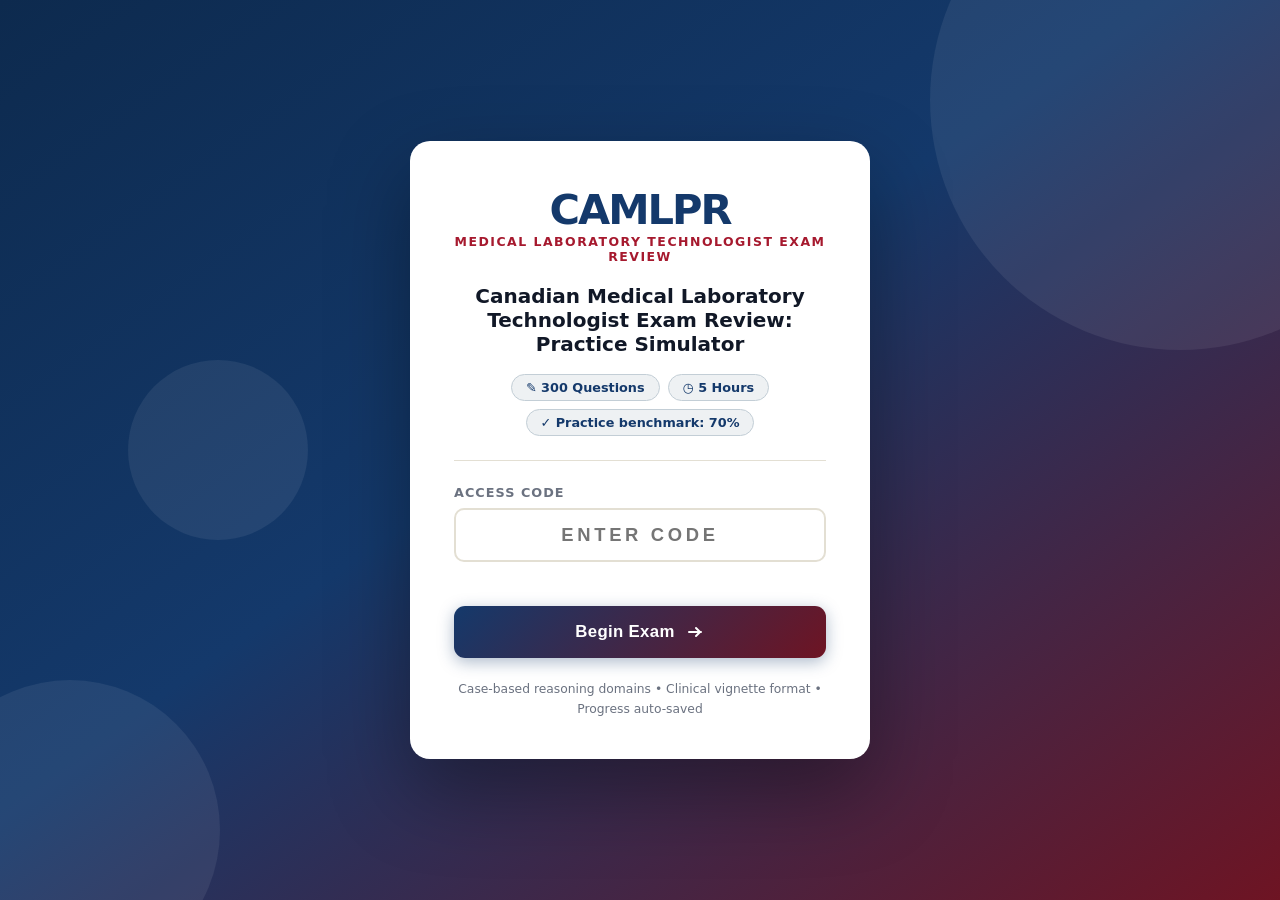
<file: index.html>
<!DOCTYPE html>
<html lang="en">
<head>
  <meta charset="UTF-8" />
  <meta name="viewport" content="width=device-width, initial-scale=1.0" />
  <title>Canadian Medical Laboratory Technologist Exam Review: Practice Simulator</title>
  <link rel="stylesheet" href="style.css?v=1" />
</head>
<body>

<!-- ── Access Gate ──────────────────────────────────────────────────────── -->
<div id="access-gate">
  <div class="gate-bg-shapes">
    <div class="shape shape-1"></div>
    <div class="shape shape-2"></div>
    <div class="shape shape-3"></div>
  </div>
  <div class="gate-card">
    <div class="gate-logo">
      <div class="logo-badge">CAMLPR</div>
      <div class="logo-sub">Medical Laboratory Technologist Exam Review</div>
    </div>

    <div class="gate-title">Canadian Medical Laboratory Technologist Exam Review: Practice Simulator</div>
    <div class="gate-meta-row">
      <div class="gate-chip">&#9998; 300 Questions</div>
      <div class="gate-chip">&#9719; 5 Hours</div>
      <div class="gate-chip">&#10003; Practice benchmark: 70%</div>
    </div>

    <div class="gate-divider"></div>

    <label for="access-code-input">Access Code</label>
    <div class="input-wrap">
      <input
        type="text"
        id="access-code-input"
        placeholder="Enter code"
        maxlength="12"
        autocomplete="off"
        spellcheck="false"
      />
    </div>
    <div class="error-msg" id="gate-error"></div>
    <button class="btn-start" id="gate-submit">
      <span>Begin Exam</span>
      <svg width="20" height="20" viewBox="0 0 20 20" fill="none"><path d="M4 10h12M11 6l4 4-4 4" stroke="currentColor" stroke-width="2" stroke-linecap="round" stroke-linejoin="round"/></svg>
    </button>

    <div class="gate-footer">
      Case-based reasoning domains &bull; Clinical vignette format &bull; Progress auto-saved
    </div>
  </div>
</div>

<!-- ── Exam App ─────────────────────────────────────────────────────────── -->
<div id="exam-app">

  <!-- Header -->
  <header class="exam-header">
    <div class="brand">
      <span class="brand-ne">Medical Laboratory Technologist Exam Review</span>
      <span class="brand-label">Simulator</span>
    </div>

    <div class="header-center">
      <div class="progress-info">
        <span id="progress-text">0 of 300 answered</span>
      </div>
    </div>

    <div class="timer-block" id="timer-block">
      <div class="timer-icon">&#9716;</div>
      <div>
        <div class="timer-label">Time Left</div>
        <div class="timer-value" id="timer-value">05:00:00</div>
      </div>
    </div>

    <button class="btn-submit-header" id="btn-submit-header">&#10003; Submit</button>

    <button class="btn-map-toggle" id="btn-map-toggle" title="Question Map">
      <svg width="18" height="18" viewBox="0 0 18 18" fill="none"><rect x="1" y="1" width="4" height="4" rx="1" fill="currentColor"/><rect x="7" y="1" width="4" height="4" rx="1" fill="currentColor"/><rect x="13" y="1" width="4" height="4" rx="1" fill="currentColor"/><rect x="1" y="7" width="4" height="4" rx="1" fill="currentColor"/><rect x="7" y="7" width="4" height="4" rx="1" fill="currentColor"/><rect x="13" y="7" width="4" height="4" rx="1" fill="currentColor"/><rect x="1" y="13" width="4" height="4" rx="1" fill="currentColor"/><rect x="7" y="13" width="4" height="4" rx="1" fill="currentColor"/><rect x="13" y="13" width="4" height="4" rx="1" fill="currentColor"/></svg>
      Map
    </button>
  </header>

  <!-- Mobile Question Map Overlay -->
  <div id="mobile-map-overlay">
    <div id="mobile-map-panel">
      <div class="mobile-map-header">
        <span>Question Navigator</span>
        <button id="mobile-map-close">&#10005;</button>
      </div>
      <div class="legend-row" style="padding:0 16px 10px;">
        <div class="legend-item"><div class="legend-dot answered-d"></div> Answered</div>
        <div class="legend-item"><div class="legend-dot flagged-d"></div> Flagged</div>
        <div class="legend-item"><div class="legend-dot current-d"></div> Current</div>
        <div class="legend-item"><div class="legend-dot unanswered-d"></div> Unanswered</div>
      </div>
      <div class="q-grid" id="q-grid-mobile"></div>
      <button class="btn-submit-mobile" id="btn-submit-mobile">&#10003; Submit Exam</button>
    </div>
  </div>

  <!-- Progress bar -->
  <div class="progress-bar-wrap">
    <div class="progress-bar-fill" id="progress-fill" style="width:0%"></div>
  </div>

  <!-- Body -->
  <div class="exam-body">

    <!-- Question Card -->
    <div class="question-card">
      <div class="q-meta">
        <div class="q-num" id="q-num-label">Question 1 of 300</div>
        <div class="q-meta-right">
          <span class="domain-badge" id="domain-badge">Domain</span>
          <button class="flag-btn" id="flag-btn" title="Flag for review">
            <svg width="16" height="16" viewBox="0 0 16 16" fill="none"><path d="M3 2v12M3 2h8l-2 4 2 4H3" stroke="currentColor" stroke-width="1.5" stroke-linecap="round" stroke-linejoin="round"/></svg>
            <span id="flag-label">Flag</span>
          </button>
        </div>
      </div>

      <div class="question-text" id="question-text">Loading...</div>

      <ul class="options-list" id="options-list"></ul>

      <div class="explanation-panel" id="explanation-panel"></div>

      <div class="q-nav">
        <button class="btn-nav btn-prev" id="btn-prev">
          <svg width="16" height="16" viewBox="0 0 16 16" fill="none"><path d="M10 3L5 8l5 5" stroke="currentColor" stroke-width="2" stroke-linecap="round" stroke-linejoin="round"/></svg>
          Previous
        </button>
        <button class="btn-nav btn-next" id="btn-next">
          Next
          <svg width="16" height="16" viewBox="0 0 16 16" fill="none"><path d="M6 3l5 5-5 5" stroke="currentColor" stroke-width="2" stroke-linecap="round" stroke-linejoin="round"/></svg>
        </button>
      </div>
    </div>

    <!-- Side Panel -->
    <aside class="side-panel">
      <div class="side-card">
        <h3>Progress</h3>
        <div class="stats-grid">
          <div class="stat-box answered-box">
            <div class="stat-num" id="stat-answered">0</div>
            <div class="stat-label">Answered</div>
          </div>
          <div class="stat-box flagged-box">
            <div class="stat-num" id="stat-flagged">0</div>
            <div class="stat-label">Flagged</div>
          </div>
          <div class="stat-box remaining-box">
            <div class="stat-num" id="stat-remaining">300</div>
            <div class="stat-label">Remaining</div>
          </div>
        </div>
      </div>

      <div class="side-card">
        <h3>Question Navigator</h3>
        <div class="legend-row">
          <div class="legend-item"><div class="legend-dot answered-d"></div> Answered</div>
          <div class="legend-item"><div class="legend-dot flagged-d"></div> Flagged</div>
          <div class="legend-item"><div class="legend-dot current-d"></div> Current</div>
          <div class="legend-item"><div class="legend-dot unanswered-d"></div> Unanswered</div>
        </div>
        <div class="q-grid" id="q-grid"></div>
      </div>

      <div class="side-card submit-card">
        <button class="btn-submit-side" id="btn-submit-exam">&#10003; Submit Exam</button>
        <div class="submit-note">All 300 questions must be answered</div>
      </div>

      <div class="side-card tips-card">
        <div class="tips-icon">&#128161;</div>
        <div class="tips-text">
          Flag questions to revisit. Navigate freely, your progress saves automatically.
        </div>
      </div>
    </aside>
  </div>
</div>

<!-- ── Submit Modal ──────────────────────────────────────────────────── -->
<div id="submit-modal-overlay">
  <div id="submit-modal">
    <div class="sm-icon" id="sm-icon"></div>
    <div class="sm-title" id="sm-title"></div>
    <div class="sm-body"  id="sm-body"></div>
    <div class="sm-actions" id="sm-actions"></div>
  </div>
</div>

<!-- ── Results Page ──────────────────────────────────────────────────────── -->
<div id="results-page">
  <div class="results-container">

    <div class="results-header">
      <div class="results-logo">CAMLPR</div>
      <h1>Exam Complete</h1>
      <p id="res-timeout-msg" style="display:none;" class="timeout-msg">Time expired. Exam was auto-submitted.</p>
    </div>

    <div class="score-block">
      <div class="score-card score-main" id="res-status-card">
        <div class="sc-icon" id="res-icon">&#9733;</div>
        <div class="sc-value" id="res-status">...</div>
        <div class="sc-sub" id="res-sub">...</div>
      </div>
      <div class="score-card">
        <div class="sc-label">Score</div>
        <div class="sc-value" id="res-score">...</div>
        <div class="sc-sub">Questions correct</div>
      </div>
      <div class="score-card">
        <div class="sc-label">Percentage</div>
        <div class="sc-value" id="res-pct">...</div>
        <div class="sc-sub">Practice benchmark: 70%</div>
      </div>
    </div>

    <div class="domain-breakdown">
      <h2>&#9000; Performance by Domain</h2>
      <div id="domain-breakdown-rows"></div>
    </div>

    <div class="results-actions">
      <button class="btn-results secondary" id="btn-print">&#128438; Print Results</button>
      <button class="btn-results primary" id="btn-reset">&#8635; New Exam</button>
    </div>

    <div class="review-controls">
      <h2>Answer Review</h2>
      <div class="review-filter">
        <button class="filter-btn active" data-filter="all">All 300</button>
        <button class="filter-btn" data-filter="wrong">Wrong Only</button>
        <button class="filter-btn" data-filter="correct">Correct Only</button>
      </div>
    </div>
    <div id="review-list"></div>

  </div>
</div>

<script src="questions.js?v=1"></script>
<script src="app.js?v=1"></script>
</body>
</html>
</file>
<file: style.css>
/* Canadian Medical Laboratory Technologist Exam Review 2026, Exam Simulator Styles */
*, *::before, *::after { box-sizing: border-box; margin: 0; padding: 0; }

:root {
  --crimson:    #14396B;
  --crimson-dk: #0D2A4E;
  --gold:       #A6192E;
  --gold-lt:    #D4894F;
  --teal:       #37607A;
  --green:      #059669;
  --red:        #DC2626;
  --white:      #FFFFFF;
  --bg:         #F6F3EC;
  --card-bg:    #FFFFFF;
  --border:     #E3DFD3;
  --text:       #111827;
  --muted:      #6B7280;
  --correct-bg:     #D1FAE5;
  --correct-border: #059669;
  --wrong-bg:       #FEE2E2;
  --wrong-border:   #DC2626;
  --selected-bg:    #EEF1F3;
  --selected-border:#14396B;
  --radius:     12px;
  --shadow:     0 2px 16px rgba(0,0,0,0.07);
}

body {
  font-family: 'Segoe UI', system-ui, -apple-system, sans-serif;
  background: var(--bg);
  color: var(--text);
  min-height: 100vh;
  font-size: 15px;
}

/* ── Access Gate ──────────────────────────────────────────────────── */
#access-gate {
  display: flex;
  align-items: center;
  justify-content: center;
  min-height: 100vh;
  background: linear-gradient(145deg, #0D2A4E 0%, #14396B 45%, #6E1423 100%);
  position: relative;
  overflow: hidden;
}

.gate-bg-shapes { position: absolute; inset: 0; pointer-events: none; }
.shape {
  position: absolute;
  border-radius: 50%;
  opacity: 0.07;
  background: white;
}
.shape-1 { width: 500px; height: 500px; top: -150px; right: -150px; }
.shape-2 { width: 300px; height: 300px; bottom: -80px; left: -80px; }
.shape-3 { width: 180px; height: 180px; top: 40%; left: 10%; }

.gate-card {
  position: relative;
  background: var(--white);
  border-radius: 20px;
  padding: 48px 44px 40px;
  max-width: 460px;
  width: 90%;
  box-shadow: 0 32px 80px rgba(0,0,0,0.35);
}

.gate-logo { text-align: center; margin-bottom: 20px; }

.logo-badge {
  display: inline-block;
  font-size: 2.6rem;
  font-weight: 900;
  color: var(--crimson);
  letter-spacing: -2px;
  line-height: 1;
}
.logo-badge span { color: var(--gold); }

.logo-sub {
  font-size: 0.78rem;
  font-weight: 600;
  color: var(--gold);
  text-transform: uppercase;
  letter-spacing: 0.12em;
  margin-top: 4px;
}

.gate-title {
  font-size: 1.25rem;
  font-weight: 700;
  color: var(--text);
  text-align: center;
  margin-bottom: 18px;
}

.gate-meta-row {
  display: flex;
  gap: 8px;
  justify-content: center;
  flex-wrap: wrap;
  margin-bottom: 24px;
}

.gate-chip {
  padding: 5px 14px;
  border-radius: 20px;
  background: #EEF1F3;
  color: var(--crimson);
  font-size: 0.8rem;
  font-weight: 700;
  border: 1.5px solid #C3CED6;
}

.gate-divider { height: 1px; background: var(--border); margin-bottom: 24px; }

.gate-card label {
  display: block;
  font-size: 0.8rem;
  font-weight: 700;
  color: var(--muted);
  text-transform: uppercase;
  letter-spacing: 0.08em;
  margin-bottom: 8px;
}

.input-wrap { position: relative; margin-bottom: 6px; }

.input-wrap input {
  width: 100%;
  padding: 14px 20px;
  border: 2px solid var(--border);
  border-radius: 10px;
  font-size: 1.15rem;
  font-weight: 700;
  letter-spacing: 0.2em;
  text-align: center;
  text-transform: uppercase;
  outline: none;
  transition: border-color 0.2s, box-shadow 0.2s;
  color: var(--crimson);
}
.input-wrap input:focus {
  border-color: var(--crimson);
  box-shadow: 0 0 0 3px rgba(20,57,107,0.12);
}

.error-msg {
  color: var(--red);
  font-size: 0.85rem;
  text-align: center;
  min-height: 22px;
  margin-bottom: 4px;
}

.btn-start {
  display: flex;
  align-items: center;
  justify-content: center;
  gap: 10px;
  width: 100%;
  padding: 16px;
  background: linear-gradient(135deg, var(--crimson) 0%, #6E1423 100%);
  color: var(--white);
  border: none;
  border-radius: 11px;
  font-size: 1.05rem;
  font-weight: 800;
  cursor: pointer;
  margin-top: 16px;
  transition: transform 0.15s, box-shadow 0.15s;
  letter-spacing: 0.02em;
  box-shadow: 0 4px 16px rgba(20,57,107,0.35);
}
.btn-start:hover { transform: translateY(-1px); box-shadow: 0 6px 20px rgba(20,57,107,0.45); }
.btn-start:active { transform: scale(0.98); }

.gate-footer {
  margin-top: 22px;
  text-align: center;
  font-size: 0.77rem;
  color: var(--muted);
  line-height: 1.6;
}

/* ── Main Exam Layout ─────────────────────────────────────────── */
#exam-app { display: none; min-height: 100vh; }

.exam-header {
  background: var(--crimson);
  color: var(--white);
  padding: 0 24px;
  height: 58px;
  display: flex;
  align-items: center;
  justify-content: space-between;
  position: sticky;
  top: 0;
  z-index: 100;
  box-shadow: 0 2px 12px rgba(0,0,0,0.25);
}

.brand {
  display: flex;
  align-items: baseline;
  gap: 2px;
  font-weight: 900;
  font-size: 1.25rem;
  letter-spacing: -0.5px;
}
.brand-ne { color: white; }
.brand-dot { color: var(--gold-lt); }
.brand-bc { color: var(--gold-lt); }
.brand-label {
  font-size: 0.72rem;
  font-weight: 600;
  color: rgba(255,255,255,0.55);
  letter-spacing: 0.06em;
  text-transform: uppercase;
  margin-left: 8px;
  align-self: center;
}

.header-center { flex: 1; text-align: center; }
.progress-info { font-size: 0.82rem; font-weight: 600; color: rgba(255,255,255,0.7); }

.timer-block {
  display: flex;
  align-items: center;
  gap: 8px;
  background: rgba(255,255,255,0.1);
  border: 1px solid rgba(255,255,255,0.18);
  border-radius: 9px;
  padding: 6px 14px;
}

.timer-icon { font-size: 1rem; opacity: 0.7; }
.timer-label { font-size: 0.65rem; font-weight: 700; color: rgba(255,255,255,0.6); text-transform: uppercase; letter-spacing: 0.06em; line-height: 1; }
.timer-value { font-size: 1.2rem; font-weight: 900; font-variant-numeric: tabular-nums; line-height: 1.2; }
.timer-value.warning { color: #FCD34D; }
.timer-value.critical { color: #FCA5A5; animation: pulse 1s infinite; }

@keyframes pulse { 0%,100%{ opacity:1; } 50%{ opacity:0.4; } }

.progress-bar-wrap { background: rgba(0,0,0,0.08); height: 5px; }
.progress-bar-fill {
  height: 5px;
  background: linear-gradient(90deg, var(--gold), var(--gold-lt));
  transition: width 0.4s ease;
}

.exam-body {
  display: grid;
  grid-template-columns: 1fr 280px;
  gap: 0;
  max-width: 1160px;
  margin: 0 auto;
  padding: 24px 16px;
  align-items: start;
}

.question-card {
  background: var(--card-bg);
  border-radius: var(--radius);
  padding: 34px 38px;
  box-shadow: var(--shadow);
  margin-right: 20px;
  border: 1px solid var(--border);
}

.q-meta {
  display: flex;
  align-items: center;
  justify-content: space-between;
  margin-bottom: 22px;
}

.q-num {
  font-size: 0.8rem;
  font-weight: 700;
  color: var(--muted);
  text-transform: uppercase;
  letter-spacing: 0.06em;
}

.q-meta-right { display: flex; align-items: center; gap: 10px; }

.domain-badge {
  font-size: 0.72rem;
  font-weight: 800;
  padding: 4px 12px;
  border-radius: 20px;
  color: white;
  text-transform: uppercase;
  letter-spacing: 0.06em;
}

/* Canadian Medical Laboratory Technologist Exam Review domain badge colors */
.domain-badge.clinical_chemistry     { background: #22304A; }
.domain-badge.hematology             { background: #7B0D1E; }
.domain-badge.transfusion_medicine   { background: #0E4D57; }
.domain-badge.clinical_microbiology  { background: #B5651D; }
.domain-badge.histology              { background: #5B1E8A; }
.domain-badge.cytology               { background: #14396B; }
.domain-badge.cytogenetics           { background: #2D6A4F; }
.domain-badge.molecular_diagnostics  { background: #6B4423; }

.flag-btn {
  display: flex;
  align-items: center;
  gap: 5px;
  background: var(--bg);
  border: 1.5px solid var(--border);
  border-radius: 8px;
  font-size: 0.78rem;
  font-weight: 600;
  color: var(--muted);
  padding: 5px 10px;
  cursor: pointer;
  transition: all 0.18s;
}
.flag-btn:hover { border-color: var(--gold); color: #92400E; background: #FFFBEB; }
.flag-btn.flagged { background: #FEF3C7; border-color: #F59E0B; color: #92400E; }

.question-text {
  font-size: 1.04rem;
  font-weight: 600;
  line-height: 1.7;
  color: var(--text);
  margin-bottom: 28px;
}

.options-list { list-style: none; display: flex; flex-direction: column; gap: 10px; }

.option-item {
  display: flex;
  align-items: center;
  gap: 14px;
  padding: 14px 18px;
  border: 2px solid var(--border);
  border-radius: 10px;
  cursor: pointer;
  transition: all 0.15s;
  background: var(--card-bg);
}

.option-item:hover:not(.disabled) {
  border-color: var(--crimson);
  background: #EEF1F3;
  transform: translateX(2px);
}

.option-item.selected { border-color: var(--selected-border); background: var(--selected-bg); }
.option-item.correct  { border-color: var(--correct-border); background: var(--correct-bg); }
.option-item.wrong    { border-color: var(--wrong-border); background: var(--wrong-bg); }
.option-item.disabled { cursor: default; pointer-events: none; transform: none; }

.option-letter {
  flex-shrink: 0;
  width: 30px;
  height: 30px;
  border-radius: 50%;
  border: 2px solid var(--border);
  display: flex;
  align-items: center;
  justify-content: center;
  font-size: 0.82rem;
  font-weight: 800;
  color: var(--muted);
  background: var(--bg);
  transition: all 0.15s;
}

.option-item.selected .option-letter { background: var(--crimson); border-color: var(--crimson); color: white; }
.option-item.correct  .option-letter { background: var(--correct-border); border-color: var(--correct-border); color: white; }
.option-item.wrong    .option-letter { background: var(--red); border-color: var(--red); color: white; }

.option-text { font-size: 0.96rem; line-height: 1.55; }

.option-check { margin-left: auto; flex-shrink: 0; font-size: 1.1rem; display: none; }
.option-item.correct .option-check { display: block; color: var(--correct-border); }
.option-item.wrong   .option-check { display: block; color: var(--red); }

.explanation-panel {
  display: none;
  margin-top: 22px;
  padding: 18px 22px;
  background: linear-gradient(135deg, #F0FDF4 0%, #ECFDF5 100%);
  border: 1.5px solid #6EE7B7;
  border-radius: 10px;
  font-size: 0.93rem;
  line-height: 1.7;
  color: #065F46;
}
.explanation-panel.show { display: block; }
.explanation-panel .exp-label {
  display: flex;
  align-items: center;
  gap: 6px;
  font-weight: 800;
  color: #047857;
  margin-bottom: 6px;
  font-size: 0.85rem;
  text-transform: uppercase;
  letter-spacing: 0.05em;
}

.q-nav {
  display: flex;
  align-items: center;
  justify-content: space-between;
  margin-top: 30px;
  gap: 12px;
}

.btn-nav {
  display: flex;
  align-items: center;
  gap: 6px;
  padding: 10px 22px;
  border-radius: 9px;
  border: 2px solid var(--border);
  background: var(--card-bg);
  color: var(--crimson);
  font-size: 0.9rem;
  font-weight: 700;
  cursor: pointer;
  transition: all 0.15s;
}
.btn-nav:hover { border-color: var(--crimson); background: #EEF1F3; }
.btn-nav:disabled { opacity: 0.3; cursor: default; pointer-events: none; }

.side-panel { position: sticky; top: 74px; }

.side-card {
  background: var(--card-bg);
  border-radius: var(--radius);
  padding: 20px;
  box-shadow: var(--shadow);
  border: 1px solid var(--border);
  margin-bottom: 14px;
}

.side-card h3 {
  font-size: 0.75rem;
  font-weight: 800;
  color: var(--muted);
  text-transform: uppercase;
  letter-spacing: 0.08em;
  margin-bottom: 14px;
}

.stats-grid { display: grid; grid-template-columns: 1fr 1fr 1fr; gap: 8px; }

.stat-box { text-align: center; padding: 10px 6px; border-radius: 8px; border: 1.5px solid transparent; }
.answered-box { background: #ECFDF5; border-color: #A7F3D0; }
.flagged-box  { background: #FFFBEB; border-color: #FDE68A; }
.remaining-box{ background: #EEF1F3; border-color: #C3CED6; }

.stat-num { font-size: 1.4rem; font-weight: 900; line-height: 1; margin-bottom: 2px; }
.answered-box  .stat-num { color: var(--green); }
.flagged-box   .stat-num { color: #D97706; }
.remaining-box .stat-num { color: var(--crimson); }

.stat-label { font-size: 0.67rem; font-weight: 700; color: var(--muted); text-transform: uppercase; letter-spacing: 0.05em; }

.legend-row { display: flex; gap: 12px; flex-wrap: wrap; margin-bottom: 10px; }
.legend-item { display: flex; align-items: center; gap: 5px; font-size: 0.72rem; color: var(--muted); font-weight: 600; }
.legend-dot { width: 10px; height: 10px; border-radius: 2px; flex-shrink: 0; }
.legend-dot.answered-d   { background: var(--gold); }
.legend-dot.flagged-d    { background: #F59E0B; }
.legend-dot.current-d    { border: 2px solid var(--crimson); background: white; }
.legend-dot.unanswered-d { background: var(--bg); border: 1.5px solid var(--border); }

.q-grid { display: grid; grid-template-columns: repeat(10, 1fr); gap: 3px; }

.q-dot {
  width: 22px;
  height: 22px;
  border-radius: 4px;
  border: 1.5px solid var(--border);
  background: var(--bg);
  font-size: 0.55rem;
  font-weight: 700;
  display: flex;
  align-items: center;
  justify-content: center;
  cursor: pointer;
  transition: all 0.1s;
  color: var(--muted);
}
.q-dot:hover { border-color: var(--crimson); color: var(--crimson); }
.q-dot.answered { background: var(--gold); border-color: var(--gold); color: white; }
.q-dot.flagged  { background: #FEF3C7; border-color: #F59E0B; color: #92400E; }
.q-dot.current  { border-color: var(--crimson); outline: 2px solid var(--crimson); outline-offset: 1px; }

.tips-card { display: flex; align-items: flex-start; gap: 10px; background: #FFF8F0; padding: 14px 16px; }
.tips-icon { font-size: 1.2rem; flex-shrink: 0; margin-top: 1px; }
.tips-text { font-size: 0.78rem; color: var(--muted); line-height: 1.6; }

.btn-submit-header {
  padding: 9px 18px;
  border-radius: 8px;
  border: none;
  background: linear-gradient(135deg, var(--gold) 0%, #6E1423 100%);
  color: #FFFFFF;
  font-size: 0.85rem;
  font-weight: 800;
  cursor: pointer;
  transition: all 0.18s;
  box-shadow: 0 2px 10px rgba(166,25,46,0.35);
  letter-spacing: 0.02em;
  white-space: nowrap;
  flex-shrink: 0;
}
.btn-submit-header:hover { transform: translateY(-1px); box-shadow: 0 4px 14px rgba(166,25,46,0.5); }
.btn-submit-header:disabled { opacity: 0.4; cursor: default; transform: none; box-shadow: none; }

.btn-map-toggle {
  display: none;
  align-items: center;
  gap: 5px;
  padding: 7px 12px;
  border-radius: 8px;
  border: 1.5px solid rgba(255,255,255,0.3);
  background: rgba(255,255,255,0.1);
  color: white;
  font-size: 0.8rem;
  font-weight: 700;
  cursor: pointer;
  flex-shrink: 0;
}

#mobile-map-overlay {
  display: none;
  position: fixed;
  inset: 0;
  background: rgba(0,0,0,0.55);
  z-index: 900;
  align-items: flex-end;
  justify-content: center;
}
#mobile-map-overlay.open { display: flex; }

#mobile-map-panel {
  width: 100%;
  max-width: 480px;
  background: #fff;
  border-radius: 18px 18px 0 0;
  padding: 0 0 24px;
  max-height: 80vh;
  overflow-y: auto;
}
.mobile-map-header {
  display: flex;
  justify-content: space-between;
  align-items: center;
  padding: 16px 18px 12px;
  font-weight: 800;
  font-size: 1rem;
  border-bottom: 1px solid var(--border);
  position: sticky;
  top: 0;
  background: #fff;
  z-index: 1;
}
.mobile-map-header button { background: none; border: none; font-size: 1.1rem; cursor: pointer; color: var(--muted); padding: 4px 8px; }
#mobile-map-overlay .q-grid { padding: 12px 16px; }
.btn-submit-mobile {
  display: block;
  width: calc(100% - 32px);
  margin: 8px 16px 0;
  padding: 14px 16px;
  border-radius: 9px;
  border: none;
  background: linear-gradient(135deg, var(--gold) 0%, #6E1423 100%);
  color: #FFFFFF;
  font-size: 0.95rem;
  font-weight: 800;
  cursor: pointer;
  box-shadow: 0 3px 12px rgba(166,25,46,0.35);
}

.submit-card { text-align: center; background: #FFFDF0; border-color: #FDE68A; }

.btn-submit-side {
  width: 100%;
  padding: 13px 16px;
  border-radius: 9px;
  border: none;
  background: linear-gradient(135deg, var(--gold) 0%, #6E1423 100%);
  color: #FFFFFF;
  font-size: 0.95rem;
  font-weight: 800;
  cursor: pointer;
  transition: all 0.18s;
  box-shadow: 0 3px 12px rgba(166,25,46,0.35);
  letter-spacing: 0.02em;
}
.btn-submit-side:hover { transform: translateY(-1px); box-shadow: 0 5px 18px rgba(166,25,46,0.5); }
.btn-submit-side:disabled { opacity: 0.4; cursor: default; transform: none; box-shadow: none; }

.submit-note { font-size: 0.68rem; color: var(--muted); margin-top: 7px; font-weight: 600; text-transform: uppercase; letter-spacing: 0.05em; }

#submit-modal-overlay {
  display: none;
  position: fixed;
  inset: 0;
  background: rgba(0,0,0,0.55);
  z-index: 999;
  align-items: center;
  justify-content: center;
}
#submit-modal-overlay.open { display: flex; }

#submit-modal {
  background: white;
  border-radius: 16px;
  padding: 36px 32px 28px;
  max-width: 480px;
  width: 90%;
  box-shadow: 0 24px 64px rgba(0,0,0,0.3);
  text-align: center;
  max-height: 80vh;
  overflow-y: auto;
}

.sm-icon { font-size: 2.4rem; margin-bottom: 10px; }
.sm-title { font-size: 1.15rem; font-weight: 800; color: var(--crimson); margin-bottom: 14px; }
.sm-body { font-size: 0.93rem; color: var(--text); line-height: 1.65; margin-bottom: 20px; }
.sm-body p { margin-bottom: 12px; }

.sm-q-list {
  display: flex;
  flex-wrap: wrap;
  gap: 6px;
  justify-content: center;
  margin-top: 10px;
  max-height: 180px;
  overflow-y: auto;
  padding: 4px;
}

.sm-q-btn {
  padding: 5px 10px;
  border-radius: 6px;
  border: 1.5px solid #FECACA;
  background: #FEE2E2;
  color: #991B1B;
  font-size: 0.78rem;
  font-weight: 800;
  cursor: pointer;
  transition: all 0.12s;
}
.sm-q-btn:hover { background: #FCA5A5; border-color: var(--red); }

.sm-actions { display: flex; gap: 10px; justify-content: center; flex-wrap: wrap; }

.sm-btn-close, .sm-btn-cancel {
  padding: 11px 24px;
  border-radius: 9px;
  border: 2px solid var(--border);
  background: white;
  color: var(--muted);
  font-size: 0.9rem;
  font-weight: 700;
  cursor: pointer;
  transition: all 0.15s;
}
.sm-btn-close { color: var(--crimson); }
.sm-btn-close:hover { background: #EEF1F3; border-color: var(--crimson); }
.sm-btn-cancel:hover { background: #F3F4F6; }

.sm-btn-submit {
  padding: 11px 24px;
  border-radius: 9px;
  border: none;
  background: linear-gradient(135deg, var(--crimson) 0%, #6E1423 100%);
  color: white;
  font-size: 0.9rem;
  font-weight: 800;
  cursor: pointer;
  box-shadow: 0 3px 12px rgba(20,57,107,0.3);
  transition: all 0.15s;
}
.sm-btn-submit:hover { transform: translateY(-1px); box-shadow: 0 5px 16px rgba(20,57,107,0.45); }

/* ── Results Page ─────────────────────────────────────────── */
#results-page { display: none; min-height: 100vh; padding: 40px 20px 60px; background: var(--bg); }
.results-container { max-width: 920px; margin: 0 auto; }

.results-header { text-align: center; margin-bottom: 36px; }

.results-logo {
  display: inline-block;
  font-size: 2rem;
  font-weight: 900;
  color: var(--crimson);
  letter-spacing: -1px;
  margin-bottom: 6px;
}
.results-logo span { color: var(--gold); }

.results-header h1 { font-size: 2.2rem; font-weight: 900; color: var(--crimson); margin-bottom: 6px; }
.timeout-msg { color: var(--red); font-weight: 600; font-size: 0.95rem; margin-top: 6px; }

.score-block { display: grid; grid-template-columns: 1.4fr 1fr 1fr; gap: 14px; margin-bottom: 28px; }

.score-card {
  background: white;
  border-radius: 14px;
  padding: 24px 20px;
  text-align: center;
  box-shadow: var(--shadow);
  border: 1px solid var(--border);
}
.score-card .sc-label { font-size: 0.75rem; font-weight: 800; color: var(--muted); text-transform: uppercase; letter-spacing: 0.08em; margin-bottom: 10px; }
.score-card .sc-value { font-size: 2.4rem; font-weight: 900; color: var(--crimson); line-height: 1.1; }
.score-card .sc-sub { font-size: 0.82rem; color: var(--muted); margin-top: 6px; }
.score-card .sc-icon { font-size: 2.2rem; margin-bottom: 6px; }

.score-card.pass .sc-value { color: var(--green); }
.score-card.pass { border-color: #A7F3D0; background: #F0FDF4; }
.score-card.fail .sc-value { color: var(--red); }
.score-card.fail { border-color: #FECACA; background: #FEF2F2; }
.score-main .sc-value { font-size: 1.8rem; }

.domain-breakdown {
  background: white;
  border-radius: 14px;
  padding: 26px 24px;
  box-shadow: var(--shadow);
  border: 1px solid var(--border);
  margin-bottom: 24px;
}
.domain-breakdown h2 { font-size: 1rem; font-weight: 800; color: var(--crimson); margin-bottom: 20px; }

.domain-row { display: flex; align-items: center; gap: 14px; margin-bottom: 16px; }
.domain-row .dr-label { width: 210px; font-size: 0.87rem; font-weight: 700; flex-shrink: 0; }
.domain-row .dr-bar-wrap { flex: 1; background: var(--bg); border-radius: 6px; height: 14px; overflow: hidden; }
.domain-row .dr-bar { height: 14px; border-radius: 6px; transition: width 1s ease; }
.domain-row .dr-stat { width: 60px; text-align: right; font-size: 0.85rem; font-weight: 800; color: var(--text); }
.domain-row .dr-pct { width: 46px; text-align: right; font-size: 0.8rem; color: var(--muted); font-weight: 600; }

.results-actions { display: flex; gap: 12px; justify-content: center; margin: 28px 0 20px; flex-wrap: wrap; }
.btn-results { padding: 13px 30px; border-radius: 10px; font-size: 0.95rem; font-weight: 800; cursor: pointer; transition: all 0.15s; }
.btn-results.primary { background: var(--crimson); color: white; border: none; box-shadow: 0 3px 12px rgba(20,57,107,0.3); }
.btn-results.primary:hover { background: var(--crimson-dk); transform: translateY(-1px); }
.btn-results.secondary { background: white; color: var(--crimson); border: 2px solid var(--crimson); }
.btn-results.secondary:hover { background: #EEF1F3; }

.review-controls { display: flex; align-items: center; justify-content: space-between; flex-wrap: wrap; gap: 12px; margin-bottom: 16px; }
.review-controls h2 { font-size: 1.05rem; font-weight: 800; color: var(--crimson); }

.review-filter { display: flex; gap: 6px; }
.filter-btn {
  padding: 6px 14px;
  border-radius: 20px;
  border: 1.5px solid var(--border);
  background: white;
  color: var(--muted);
  font-size: 0.8rem;
  font-weight: 700;
  cursor: pointer;
  transition: all 0.15s;
}
.filter-btn:hover { border-color: var(--crimson); color: var(--crimson); }
.filter-btn.active { background: var(--crimson); color: white; border-color: var(--crimson); }

.review-item {
  background: white;
  border-radius: 12px;
  padding: 20px 24px;
  margin-bottom: 12px;
  border: 1px solid var(--border);
  border-left-width: 4px;
  box-shadow: 0 1px 6px rgba(0,0,0,0.04);
}
.review-item.correct-item { border-left-color: var(--correct-border); }
.review-item.wrong-item   { border-left-color: var(--red); }

.review-item .ri-header { display: flex; align-items: center; justify-content: space-between; margin-bottom: 10px; }
.review-item .ri-num { font-size: 0.75rem; font-weight: 700; color: var(--muted); text-transform: uppercase; letter-spacing: 0.05em; }
.review-item .ri-badge { font-size: 0.72rem; font-weight: 800; padding: 3px 10px; border-radius: 20px; }
.ri-badge.correct-badge { background: #D1FAE5; color: #065F46; }
.ri-badge.wrong-badge   { background: #FEE2E2; color: #991B1B; }
.ri-badge.skip-badge    { background: #F3F4F6; color: var(--muted); }

.review-item .ri-q { font-size: 0.93rem; font-weight: 600; margin-bottom: 12px; line-height: 1.6; color: var(--text); }
.review-item .ri-answers { font-size: 0.87rem; margin-bottom: 10px; line-height: 1.6; }
.review-item .ri-correct-ans { color: var(--correct-border); font-weight: 700; }
.review-item .ri-wrong-ans   { color: var(--red); font-weight: 700; }
.review-item .ri-exp { font-size: 0.87rem; color: #374151; line-height: 1.65; border-top: 1px solid var(--border); padding-top: 12px; margin-top: 8px; }
.review-item .ri-exp-label { font-size: 0.72rem; font-weight: 800; color: var(--muted); text-transform: uppercase; letter-spacing: 0.06em; margin-bottom: 4px; }

@media print {
  .exam-header, .side-panel, .q-nav, .flag-btn, .results-actions, .review-filter { display: none !important; }
  .exam-body { grid-template-columns: 1fr; }
  .question-card { margin-right: 0; box-shadow: none; border: none; }
  #results-page { padding: 0; }
}

@media (max-width: 900px) {
  .exam-body { grid-template-columns: 1fr; padding: 16px 12px; }
  .side-panel > .side-card:not(.submit-card) { display: none; }
  .side-panel { position: static; }
  .question-card { margin-right: 0; }
  .score-block { grid-template-columns: 1fr 1fr 1fr; }
  .btn-submit-header { display: none; }
  .btn-map-toggle { display: flex; }
}

@media (max-width: 640px) {
  .gate-card { padding: 32px 22px 28px; }
  .logo-badge { font-size: 2.1rem; }
  .gate-title { font-size: 1.1rem; }
  .gate-chip { font-size: 0.73rem; padding: 4px 10px; }
  .exam-header { padding: 0 14px; height: 52px; }
  .brand { font-size: 1.05rem; }
  .brand-label { display: none; }
  .progress-info { font-size: 0.72rem; }
  .timer-block { padding: 5px 10px; gap: 5px; }
  .timer-value { font-size: 1rem; }
  .timer-icon { display: none; }
  .timer-label { font-size: 0.58rem; }
  .exam-body { padding: 12px 10px; }
  .question-card { padding: 18px 16px; border-radius: 10px; }
  .q-meta { margin-bottom: 16px; flex-wrap: wrap; gap: 8px; }
  .question-text { font-size: 0.97rem; line-height: 1.65; margin-bottom: 20px; }
  .options-list { gap: 8px; }
  .option-item { padding: 14px 14px; gap: 12px; border-radius: 9px; }
  .option-item:hover:not(.disabled) { transform: none; }
  .option-letter { width: 28px; height: 28px; font-size: 0.78rem; }
  .option-text { font-size: 0.92rem; line-height: 1.5; }
  .q-nav { margin-top: 22px; gap: 8px; }
  .btn-nav { padding: 10px 16px; font-size: 0.85rem; }
  .results-header h1 { font-size: 1.7rem; }
  .score-block { grid-template-columns: 1fr; gap: 10px; }
  .score-card { padding: 18px 16px; }
  .domain-breakdown { padding: 18px 16px; }
  .domain-row { gap: 8px; flex-wrap: wrap; }
  .domain-row .dr-label { width: 100%; font-size: 0.82rem; margin-bottom: -6px; }
  .review-controls { flex-direction: column; align-items: flex-start; gap: 8px; }
  .review-item { padding: 16px; }
  .explanation-panel { padding: 14px 16px; font-size: 0.88rem; }
  #submit-modal { padding: 28px 20px 22px; }
  .sm-title { font-size: 1rem; }
}
</file>
